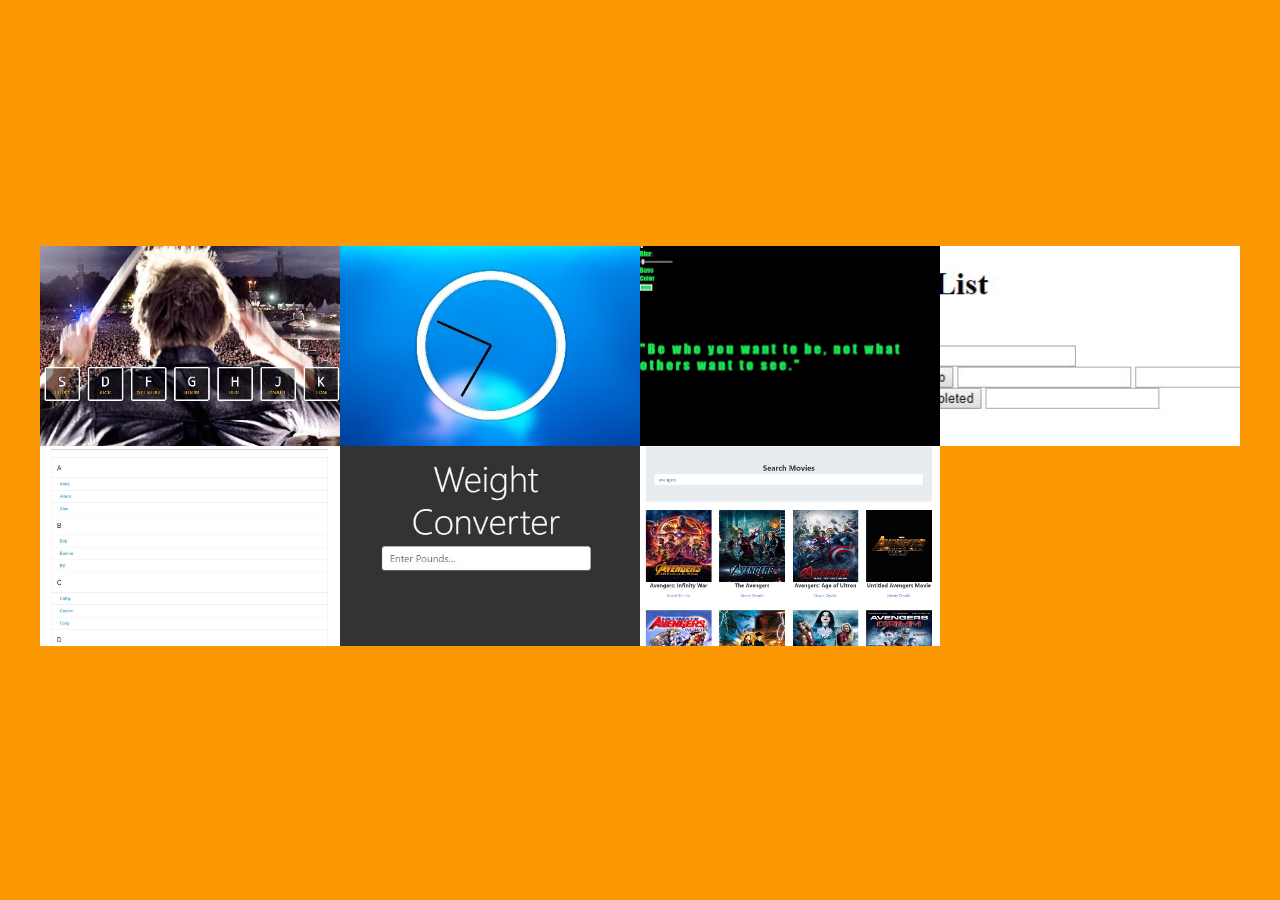
<file: index.html>
<!DOCTYPE html>
<html lang="en">
<head>
  <meta charset="UTF-8">
  <title>Project Index</title>
  <link rel="stylesheet" href="css/style.css">
</head>
<body>

	<div class="outerContainer">
    <div class="innerContainer">
      <div class="project-1">
        <a href="01 - JavaScript Drum Kit\index.html">
          <div class="thumb-overlay">Drum Kit</div>
        </a> 
      </div>
      <div class="project-2">
        <a href="02 - Clock!\index.html"> 
          <div class="thumb-overlay">Clock</div>
        </a> 
      </div>
      <div class="project-3">
        <a href="03 - CSS Variables\index.html">
          <div class="thumb-overlay">Variables</div>
        </a>  
      </div>
      <div class="project-4">
        <a href="04 - UglyTodolist\index.html">
          <div class="thumb-overlay">Ugly Todo List</div>
        </a>  
      </div>
      <div class="project-5">
        <a href="05 - Filter\index.html">
          <div class="thumb-overlay">Filter Contacts</div>
        </a>  
      </div>
      <div class="project-6">
        <a href="06 - Converter\index.html">
          <div class="thumb-overlay">Weight Converter</div>
        </a>
      </div>
      <div class="project-7">
        <a href="07 - Movies\index.html">
          <div class="thumb-overlay">Search Movies API</div>
        </a>
      </div>
      <div class="project-8">
        <a href="08 - Weather\index.html">
          <div class="thumb-overlay">Weather App</div>
        </a>
      </div>
    </div>
  </div>
	<script src="js/functions.js"></script>
</body>
</html>
</file>
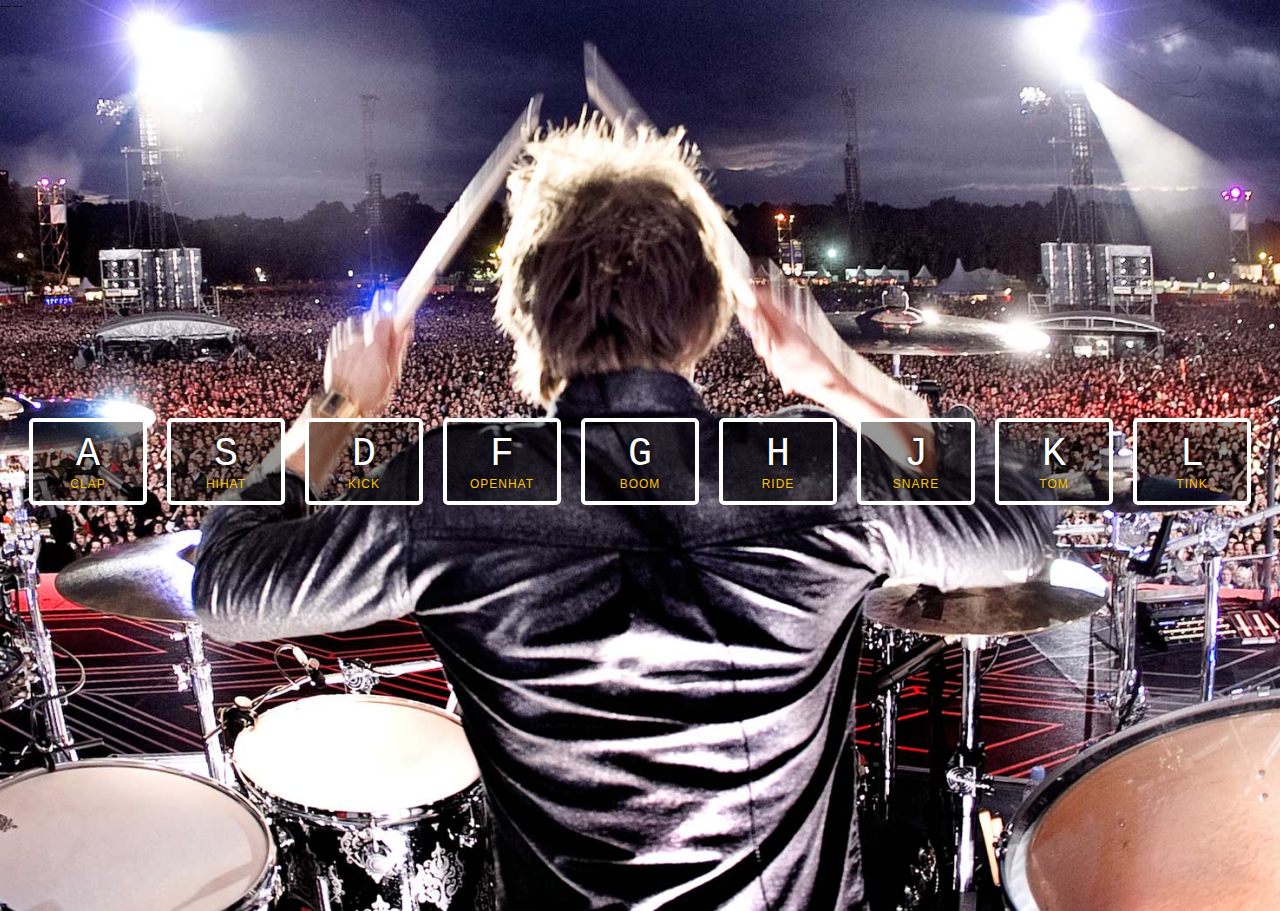
<file: 01 - JavaScript Drum Kit/index.html>
---
---

<!DOCTYPE html>
<html lang="en">
<head>
  <meta charset="UTF-8">
  <title>JS Drum Kit</title>
  <link rel="stylesheet" href="css/style.css">
</head>
<body>

	<div class="keys">
    <div data-key="65" class="key">
      <kbd>A</kbd>
      <span class="sound">clap</span>
    </div>
    <div data-key="83" class="key">
      <kbd>S</kbd>
      <span class="sound">hihat</span>
    </div>
    <div data-key="68" class="key">
      <kbd>D</kbd>
      <span class="sound">kick</span>
    </div>
    <div data-key="70" class="key">
      <kbd>F</kbd>
      <span class="sound">openhat</span>
    </div>
    <div data-key="71" class="key">
      <kbd>G</kbd>
      <span class="sound">boom</span>
    </div>
    <div data-key="72" class="key">
      <kbd>H</kbd>
      <span class="sound">ride</span>
    </div>
    <div data-key="74" class="key">
      <kbd>J</kbd>
      <span class="sound">snare</span>
    </div>
    <div data-key="75" class="key">
      <kbd>K</kbd>
      <span class="sound">tom</span>
    </div>
    <div data-key="76" class="key">
      <kbd>L</kbd>
      <span class="sound">tink</span>
    </div>
  </div>

  <audio data-key="65" src="sounds/clap.wav"></audio>
  <audio data-key="83" src="sounds/hihat.wav"></audio>
  <audio data-key="68" src="sounds/kick.wav"></audio>
  <audio data-key="70" src="sounds/openhat.wav"></audio>
  <audio data-key="71" src="sounds/boom.wav"></audio>
  <audio data-key="72" src="sounds/ride.wav"></audio>
  <audio data-key="74" src="sounds/snare.wav"></audio>
  <audio data-key="75" src="sounds/tom.wav"></audio>
  <audio data-key="76" src="sounds/tink.wav"></audio>

	<!-- <script src="//ajax.googleapis.com/ajax/libs/jquery/2.1.1/jquery.min.js"></script> -->
	<script src="js/functions.js"></script>
</body>
</html>
</file>
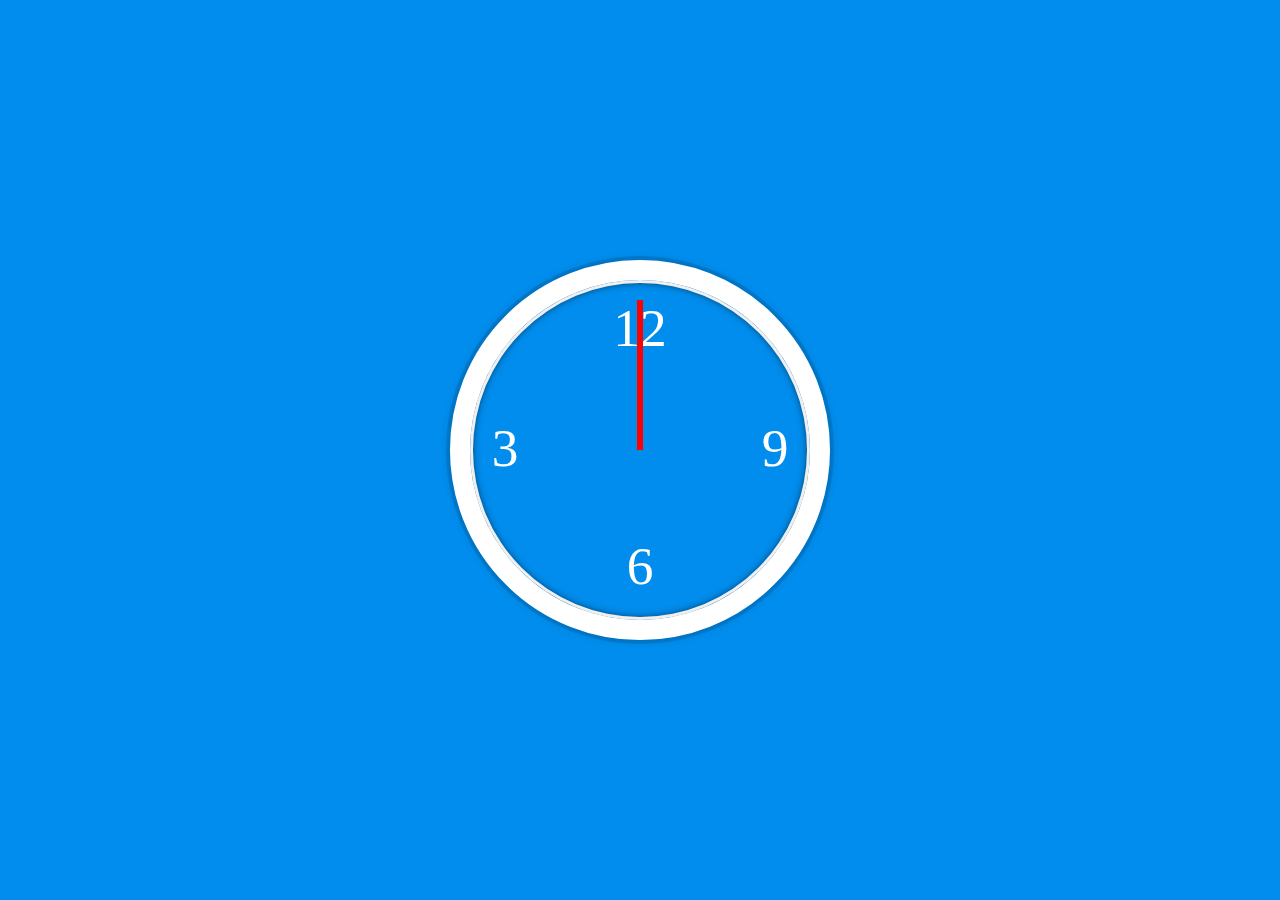
<file: 02 - Clock!/index.html>
<!DOCTYPE html>
<html lang="en">
<head>
  <meta charset="UTF-8">
  <title>JS + CSS Clock</title>
</head>
<body>


    <div class="clock">
      <div class="clock-face">
        <div class="quarter twelve">12</div>
        <div class="quarter three">3</div>
        <div class="quarter six">6</div>
        <div class="quarter nine">9</div>

        <div class="hand hour-hand"></div>
        <div class="hand min-hand"></div>
        <div class="hand second-hand"></div>
      </div>
    </div>


  <style>
    html {
      background:#018DED url(http://unsplash.it/1500/1000?image=881&blur=50);
      background-size:cover;
      font-family:'helvetica neue';
      text-align: center;
      font-size: 10px;
    }

    body {
      margin: 0;
      font-size: 2rem;
      display:flex;
      flex:1;
      min-height: 100vh;
      align-items: center;
    }

    .clock {
      width: 30rem;
      height: 30rem;
      border:20px solid white;
      border-radius:50%;
      margin:50px auto;
      position: relative;
      padding:2rem;
      box-shadow:
        0 0 0 4px rgba(0,0,0,0.1),
        inset 0 0 0 3px #EFEFEF,
        inset 0 0 10px black,
        0 0 10px rgba(0,0,0,0.2);
    }

    .clock-face {
      position: relative;
      width: 100%;
      height: 100%;
      transform: translateY(-3px); /* account for the height of the clock hands */
    }

    .hand {
      width:50%;
      height:6px;
      background:black;
      position: absolute;
      top:50%;
      transform-origin: 100%;
      transform: rotate(90deg);
      transition: all 0.01s;
      transition-timing-function: cubic-bezier(0.1, 2.7, 0.58, 1);
    }
    .second-hand {
      background: red;
    }
    .hour-hand {
      width:40%;
      left: 10%; 
    }

    .quarter {
      position: absolute;
      width: 100%;
      font-size: 40pt;
      color: white;
    }

    .three, .nine {
      top:40%;
    }
    .six {
      bottom: 0;
    }
    .three {
      right: 45%;
    }
    .nine {
      left: 45%;
    }


  </style>

  <script>
    const secondHand = document.querySelector(".second-hand");
    const minuteHand = document.querySelector(".min-hand");
    const hourHand = document.querySelector(".hour-hand");

    function setDate() {
      const now = new Date();

      // seconds
      const seconds = now.getSeconds();
      const secondsDegrees = ((seconds / 60) * 360) + 90;
      secondHand.style.transform = `rotate(${secondsDegrees}deg)`;

      // minutes
      const minutes = now.getMinutes();
      const minutesDegrees = ((minutes / 60) * 360) + 90;
      minuteHand.style.transform = `rotate(${minutesDegrees}deg)`;
      
      // hours
      const hours = now.getHours();
      const hoursDegrees = ((hours / 12) * 360) + 90;
      hourHand.style.transform = `rotate(${hoursDegrees}deg)`;
      
    }

    setInterval(setDate, 1000);

  </script>
</body>
</html>
</file>
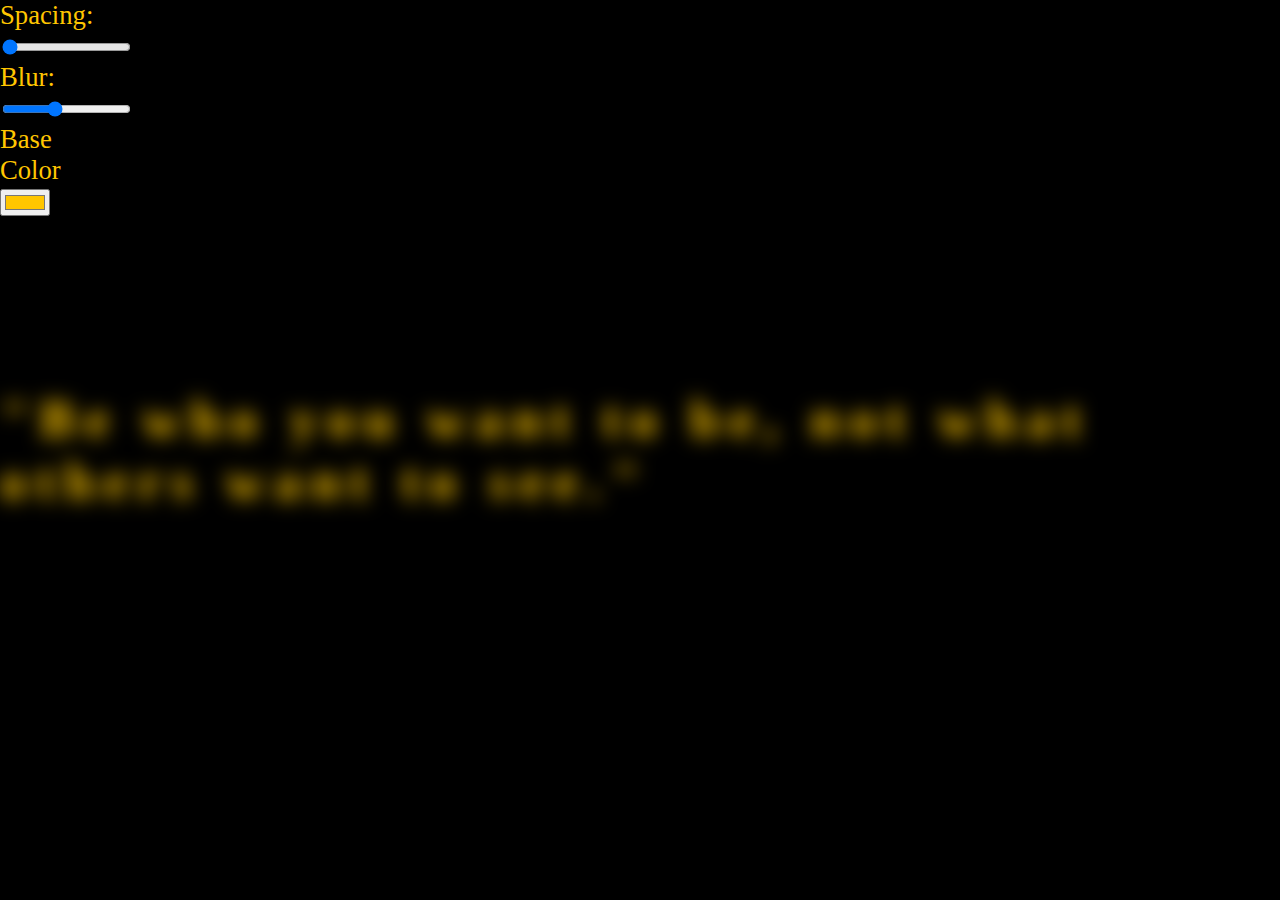
<file: 03 - CSS Variables/index.html>
<!DOCTYPE html>
  <html lang="en">
  <head>
    <meta charset="UTF-8">
    <title>CSS Variables</title>
    <link rel="stylesheet" href="css/style.css">
  </head>
  <body>

    <div class="controls">
      <label for="spacing">Spacing:</label>
      <input id="spacing" type="range" name="spacing" min="10" max="20" value="10" data-sizing="px">

      <label for="blur">Blur:</label>
      <input id="blur" type="range" name="blur" min="0" max="25" value="10" data-sizing="px">

      <label for="base">Base Color</label>
      <input id="base" type="color" name="base" value="#ffc600">
    </div>


    <div class="container">
      <h1 class="hl">
         &quot;Be who you want to be, not what others want to see.&quot;
      </h1>
    </div>
  	<script src="js/functions.js"></script>
  </body>
</html>
</file>
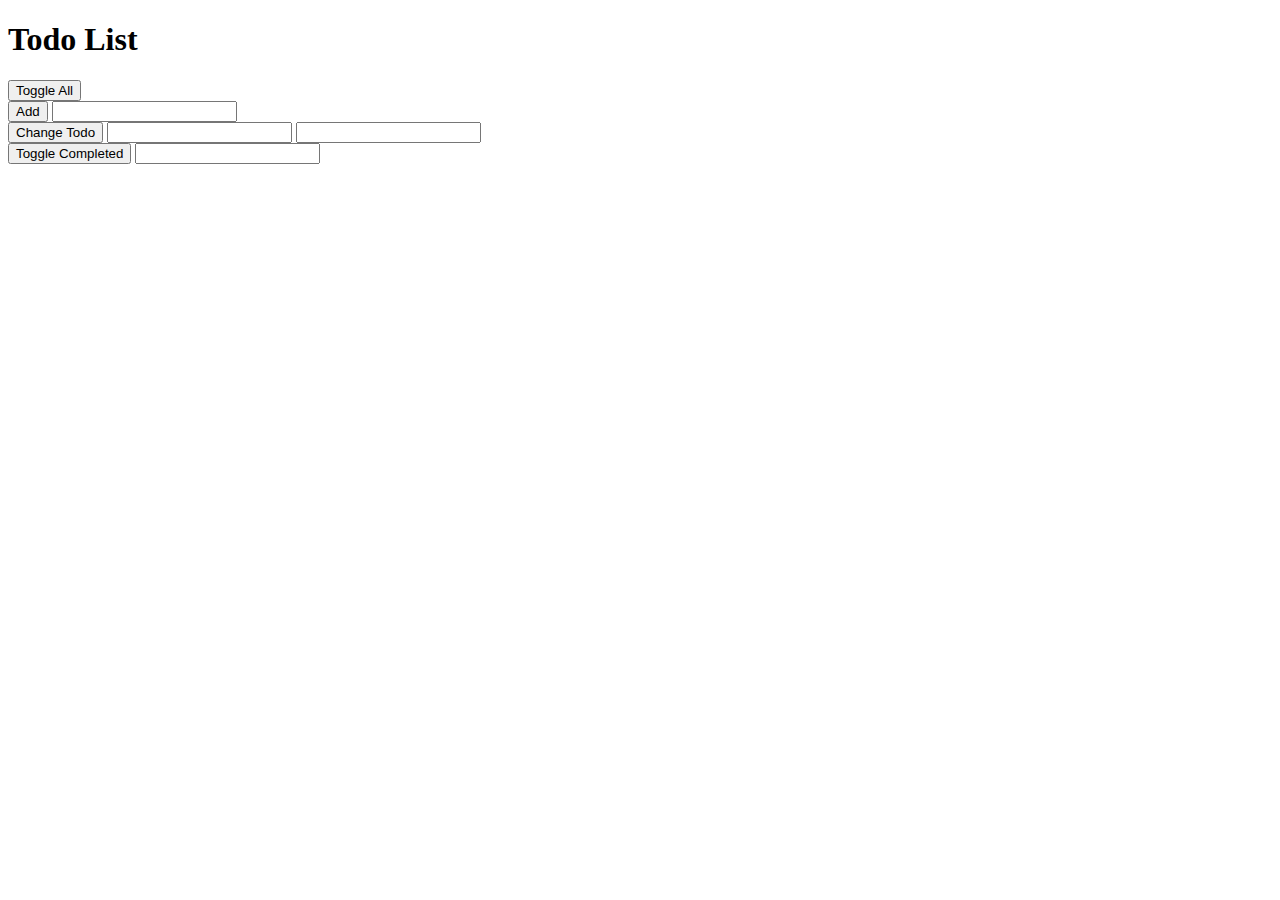
<file: 04 - UglyTodolist/index.html>
<!DOCTYPE html>
<html>
  <head>
    <title>Practical Todos</title>
    <link id="favicon" rel="icon" href="https://hyperdev.com/favicon.ico" type="image/x-icon">
  </head>
  <body>
    <h1>Todo List</h1>

    <div>
      <button onclick="handlers.toggleAll()">Toggle All</button>
    </div>
    
    <div>
      <button onclick="handlers.addTodo()">Add</button>
      <input id="addTodoTextInput" type="text">
    </div>
    
    <div>
      <button onclick="handlers.changeTodo()">Change Todo</button>
      <input id="changeTodoPositionInput" type="number">
      <input id="changeTodoTextInput" type="text">
    </div>
    
    <div>
      <button onclick="handlers.toggleCompleted()">Toggle Completed</button>
      <input id="toggleCompletedPositionInput" type="number">
    </div>
    
    <ul>
    </ul>
    <script src="script.js"></script>
  </body>
</html>
</file>
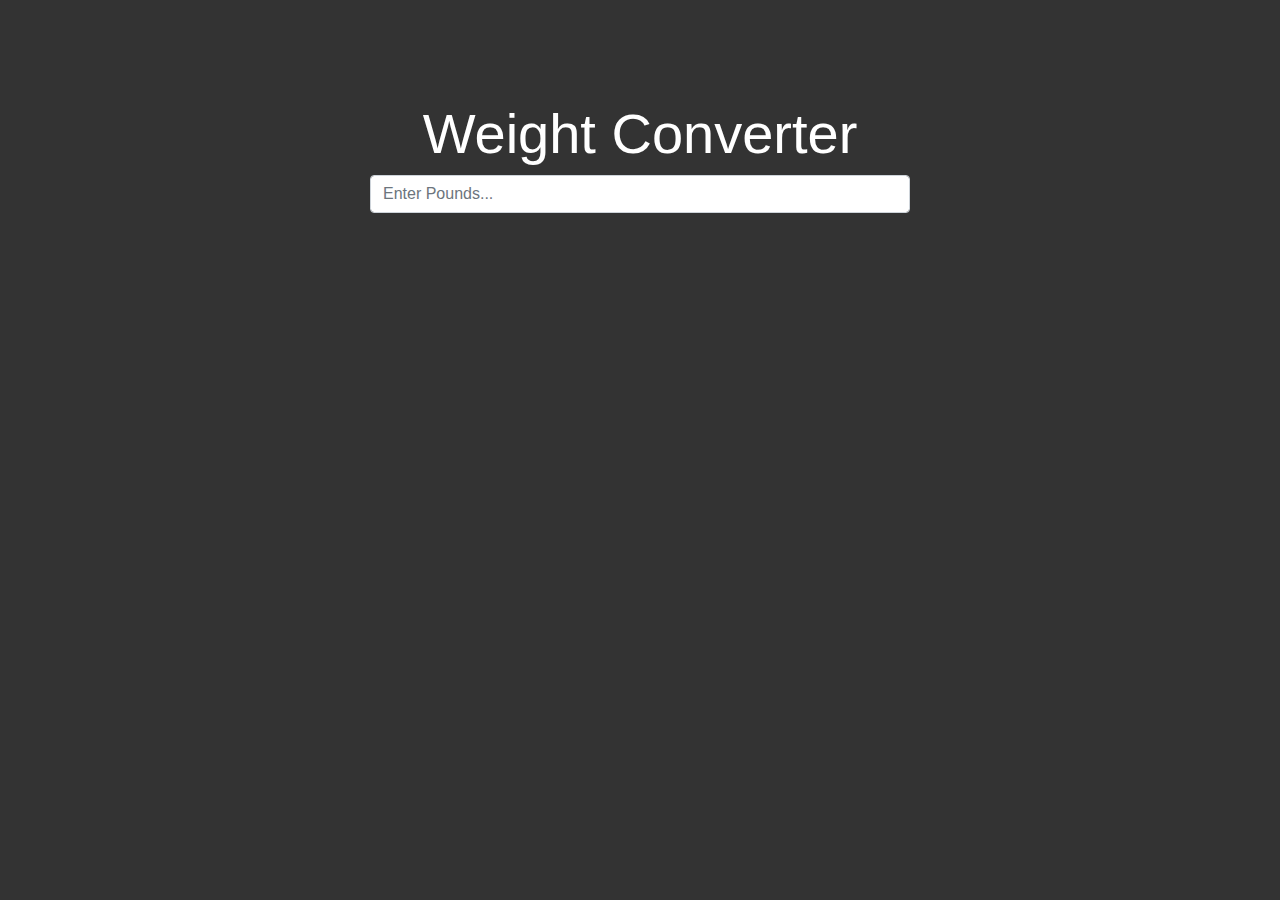
<file: 06 - Converter/index.html>
<!DOCTYPE html>
<html lang="en">
<head>
	<meta charset="UTF-8">
	<title>Weight Converter</title>
</head>
<link rel="stylesheet" href="https://maxcdn.bootstrapcdn.com/bootstrap/4.0.0/css/bootstrap.min.css">
<style>
	body {
		margin-top: 100px;
		background: #333;
		color: white;
	}
	.card {
		color: #333;
		text-align: center;
	}
</style>
<body>
	<div class="container">
		<div class="row">
			<div class="col-md-6 offset-md-3">
				<h1 class="display-4 text-center">Weight Converter</h1>
				<form>
					<div class="form-group">
						<input id="lbsInput" type="number" class="form-control form control-lg" placeholder="Enter Pounds...">
					</div>
				</form>
				<div id="output">
					<div class="card mb-2">
						<div class="card-block">
							<h4>Grams:</h4>
							<div id="gramsOutput"></div>
						</div>
					</div>
					<div class="card mb-2">
						<div class="card-block">
							<h4>KiloGrams:</h4>
							<div id="kgOutput"></div>
						</div>
					</div>
					<div class="card mb-2">
						<div class="card-block">
							<h4>Ounces:</h4>
							<div id="ozOutput"></div>
						</div>
					</div>
				</div>
			</div>
		</div>
	</div>
	<script>
		document.getElementById('output').style.visibility = 'hidden';
		// Get input element
		var lbsInput = document.getElementById('lbsInput');

		// Add event listener
		lbsInput.addEventListener('input',function(e){
			document.getElementById('output').style.visibility = '';
			var lbs = e.target.value;

			// Get grams
			document.getElementById('gramsOutput').innerHTML = (lbs/0.0022046).toFixed(2);
			
			// Get Kilograms
			document.getElementById('kgOutput').innerHTML = (lbs/2.2046).toFixed(2);

			// Get Ounces
			document.getElementById('ozOutput').innerHTML = (lbs * 2.20046).toFixed(2)

		})

	</script>
</body>
</html>
</file>
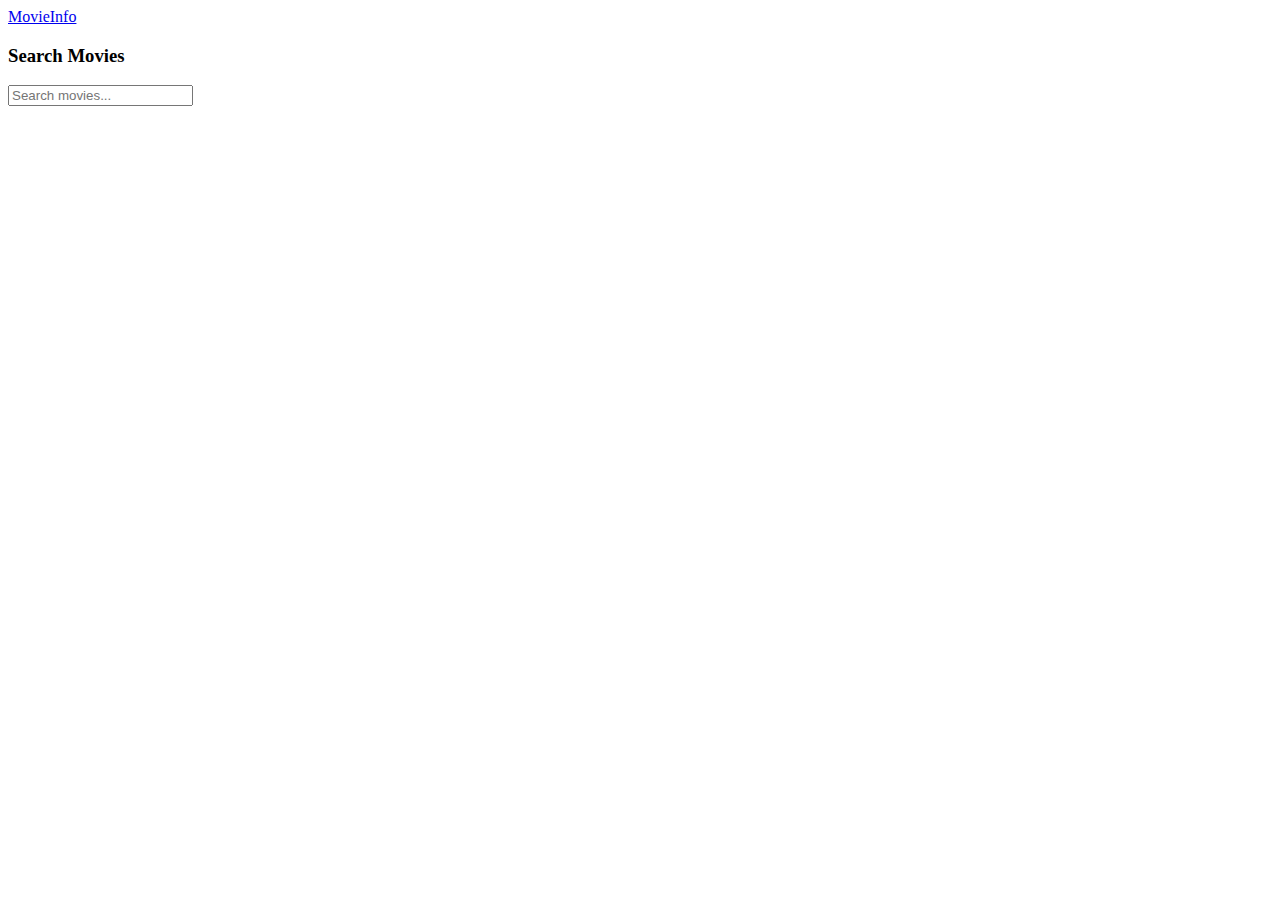
<file: 07 - Movies/index.html>
<!DOCTYPE html>

<html>
	<head>
		<meta charset="UTF-8">
		<title>Movies</title>
		<link rel="stylesheet" href="https://bootswatch.com/4/litera/bootstrap.min.css">
		<link rel="stylesheet" href="css/style.css">
	</head>
	<body>
		<nav class="navbar navbar-default">
			<div class="container">
				<div class="navbar-header">
					<a class="navbar-brand" href="index.html">MovieInfo</a>
				</div>
			</div>
		</nav>

		<div class="container">
			<div class="jumbotron">
				<h3 class="text-center">Search Movies</h3>
				<form id="searchForm">
					<input type="text" class="form-control" id="searchText" placeholder="Search movies...">
				</form>
			</div>
		</div>
		
		<div class="container">
			<div id="movies" class="row"></div>
		</div>

		<script src="js/main.js"></script>
		
	</body>
</html>
</file>
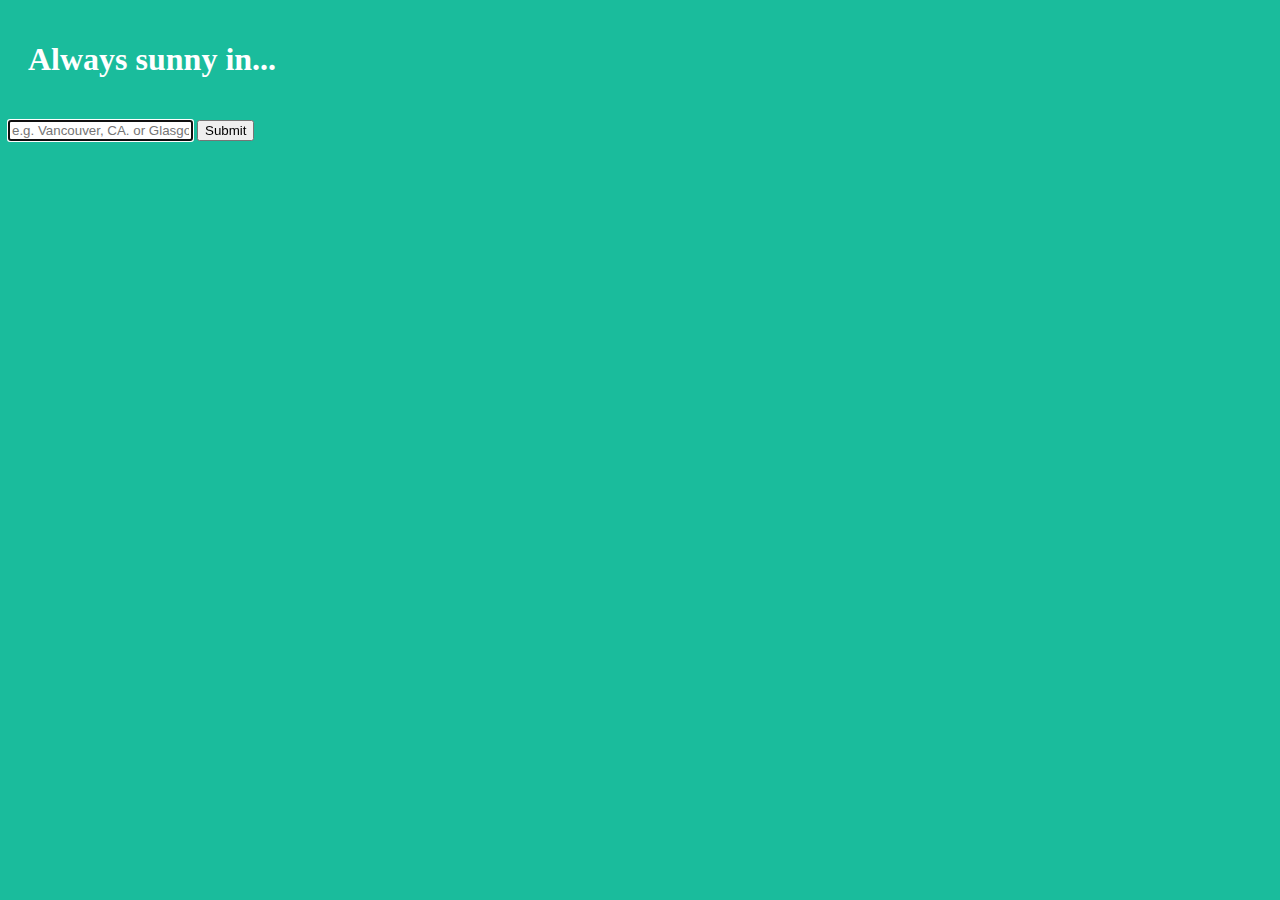
<file: 08 - Weather/index.html>
<!DOCTYPE html>

<html>
	<head>
		<meta charset="UTF-8">
		<title>Always sunny in...</title>
		<link rel="stylesheet" href="https://stackpath.bootstrapcdn.com/bootstrap/4.1.0/css/bootstrap.min.css" integrity="sha384-9gVQ4dYFwwWSjIDZnLEWnxCjeSWFphJiwGPXr1jddIhOegiu1FwO5qRGvFXOdJZ4" crossorigin="anonymous">
		<link rel="stylesheet" href="css/style.css"/>
		<link rel="stylesheet" href="css/weather-icons.css"/>
	</head>
	<body>
		<div class="container">
			<div class="d-flex justify-content-center">
				<h1 class="center-align">
					Always sunny in...
				</h1>
			</div>
			<div id="filter" class="d-flex justify-content-center input-group input-group-lg">
				<input id="searchText" class="form-control" type="text" placeholder="e.g. Vancouver, CA. or Glasgow, UK.">
				<button type="button" class="btn btn-warning">Submit</button>
			</div>
		</div>
			<div id="current" class="boxes d-flex justify-content-center"></div>
		<!-- <div class="container"> -->
			<!-- <div class="row"> -->
				<!-- <div class="col-sm"> -->
					<div id="forecast" class="boxes d-flex justify-content-center"></div>
				<!-- </div> -->
			<!-- </div> -->
		<!-- </div> -->
	</body>	
	<script src="js/main.js"></script>
</html>
</file>
<file: css/style.css>
html {
  font-size: 10px;
  background: #fc9803; }

body, html {
  margin: 0;
  padding: 0;
  font-family: sans-serif; }

.outerContainer {
  display: -webkit-box;
  display: -moz-box;
  display: box;
  display: -webkit-flex;
  display: -moz-flex;
  display: -ms-flexbox;
  display: flex;
  justify-content: center;
  align-items: center;
  margin: 0 auto;
  height: 99vh;
  width: 100%; }
  .outerContainer .innerContainer {
    width: 100%;
    display: -webkit-box;
    display: -moz-box;
    display: box;
    display: -webkit-flex;
    display: -moz-flex;
    display: -ms-flexbox;
    display: flex;
    flex-wrap: wrap;
    justify-content: center;
    align-items: center;
    overflow: hidden; }
    .outerContainer .innerContainer [class^="project"]:nth-child(even) .thumb-overlay {
      right: 100%; }
    .outerContainer .innerContainer [class^="project"]:nth-child(odd) .thumb-overlay {
      left: 100%; }
    .outerContainer .innerContainer [class^="project"] {
      position: relative;
      background-size: cover;
      background-position: center center;
      background-repeat: no-repeat;
      height: 200px;
      width: 300px;
      display: -webkit-box;
      display: -moz-box;
      display: box;
      display: -webkit-flex;
      display: -moz-flex;
      display: -ms-flexbox;
      display: flex;
      justify-content: center;
      align-items: center;
      cursor: pointer; }
      .outerContainer .innerContainer [class^="project"]:nth-child(odd):hover .thumb-overlay {
        opacity: 1;
        left: 0%; }
      .outerContainer .innerContainer [class^="project"]:nth-child(even):hover .thumb-overlay {
        opacity: 1;
        right: 0%; }
      .outerContainer .innerContainer [class^="project"]:nth-child(1) {
        background-image: url(../img/proj_Drumkit.jpg); }
      .outerContainer .innerContainer [class^="project"]:nth-child(2) {
        background-image: url(../img/proj_Clock.jpg); }
      .outerContainer .innerContainer [class^="project"]:nth-child(3) {
        background-image: url(../img/proj_Variables.jpg); }
      .outerContainer .innerContainer [class^="project"]:nth-child(4) {
        background-image: url(../img/proj_uglyTodoList.jpg); }
      .outerContainer .innerContainer [class^="project"]:nth-child(5) {
        background-image: url(../img/proj_Filter.jpg); }
      .outerContainer .innerContainer [class^="project"]:nth-child(6) {
        background-image: url(../img/proj_Converter.jpg); }
      .outerContainer .innerContainer [class^="project"]:nth-child(7) {
        background-image: url(../img/proj_Movies.jpg); }
      .outerContainer .innerContainer [class^="project"] .thumb-overlay {
        -webkit-transition: 200ms;
        -moz-transition: 200ms;
        transition: 200ms;
        opacity: 0;
        position: absolute;
        top: 25%;
        right: 0;
        bottom: 25%;
        left: 0;
        background: #fc9803;
        display: -webkit-box;
        display: -moz-box;
        display: box;
        display: -webkit-flex;
        display: -moz-flex;
        display: -ms-flexbox;
        display: flex;
        -webkit-box-pack: distribute;
        -moz-box-pack: distribute;
        box-pack: distribute;
        -webkit-justify-content: space-around;
        -moz-justify-content: space-around;
        -ms-justify-content: space-around;
        -o-justify-content: space-around;
        justify-content: space-around;
        -ms-flex-pack: distribute;
        -webkit-box-align: center;
        -moz-box-align: center;
        box-align: center;
        -webkit-align-items: center;
        -moz-align-items: center;
        -ms-align-items: center;
        -o-align-items: center;
        align-items: center;
        -ms-flex-align: center;
        color: #fff;
        font-size: 30pt; }

/*# sourceMappingURL=style.css.map */
</file>
<file: 01 - JavaScript Drum Kit/css/style.css>
html {
  font-size: 10px;
  background: url(../img/dom.jpg) center center;
  background-size: cover; }

body, html {
  margin: 0;
  padding: 0;
  font-family: sans-serif; }

.keys {
  display: flex;
  flex: 1;
  min-height: 100vh;
  align-items: center;
  justify-content: center; }

.key {
  border: 0.4rem solid white;
  border-radius: 0.5rem;
  margin: 1rem;
  font-size: 1.5rem;
  padding: 1rem 0.5rem;
  transition: all 0.07s ease;
  width: 10rem;
  text-align: center;
  color: white;
  background: rgba(0, 0, 0, 0.4);
  text-shadow: 0 0 0.5rem black; }

.playing {
  transform: scale(1.1);
  border-color: #F8BA06;
  box-shadow: 0 0 1rem #ffc600; }

kbd {
  display: block;
  font-size: 4rem; }

.sound {
  font-size: 1.2rem;
  text-transform: uppercase;
  letter-spacing: 0.1rem;
  color: #ffc600; }

/*# sourceMappingURL=style.css.map */
</file>
<file: 03 - CSS Variables/css/style.css>
html {
  background: black;
  --base: #ffc600;
  --spacing: 10px;
  --blur: 10px; }

body, html {
  margin: 0;
  padding: 0;
  font-family: impact;
  font-size: 20pt;
  color: white; }

.container {
  height: 100vh;
  display: -webkit-box;
  display: -moz-box;
  display: box;
  display: -webkit-flex;
  display: -moz-flex;
  display: -ms-flexbox;
  display: flex;
  justify-content: center;
  align-items: center; }

.hl {
  color: var(--base);
  letter-spacing: var(--spacing);
  -webkit-filter: blur(var(--blur));
  filter: blur(var(--blur)); }

.controls {
  width: 9%;
  position: absolute;
  color: var(--base);
  float: left; }

/*# sourceMappingURL=style.css.map */
</file>
<file: 07 - Movies/css/style.css>
#movies img, #movie img {
  width: 100%; }

@media(min-width: 960px) {
  #movies .col-md-3 .well {
    height: 390px; }

  #movies .col-md-3 img {
    height: 280px; } }

/*# sourceMappingURL=style.css.map */
</file>
<file: 08 - Weather/css/style.css>
div .container {
  margin: 30px;
  padding: 10px; }

body {
  background-color: #1abc9c;
  color: white;
  cursor: default; }

h1 {
  padding: 20px; }

h2 {
  text-align: center; }

i {
  font-size: 50px;
  color: yellow;
  width: 100%;
  margin-top: 10px;
  text-align: center; }

#main {
  margin: 20px auto;
  height: 500px; }

.card {
  margin: 50px 2px 0 2px;
  width: 12rem;
  background-color: #1abc9c;
  border: 2px white solid; }

/*# sourceMappingURL=style.css.map */
</file>
<file: 08 - Weather/css/weather-icons.css>
/*!
 *  Weather Icons 2.0.8
 *  Updated September 19, 2015
 *  Weather themed icons for Bootstrap
 *  Author - Erik Flowers - erik@helloerik.com
 *  Email: erik@helloerik.com
 *  Twitter: http://twitter.com/Erik_UX
 *  ------------------------------------------------------------------------------
 *  Maintained at http://erikflowers.github.io/weather-icons
 *
 *  License
 *  ------------------------------------------------------------------------------
 *  - Font licensed under SIL OFL 1.1 -
 *    http://scripts.sil.org/OFL
 *  - CSS, SCSS and LESS are licensed under MIT License -
 *    http://opensource.org/licenses/mit-license.html
 *  - Documentation licensed under CC BY 3.0 -
 *    http://creativecommons.org/licenses/by/3.0/
 *  - Inspired by and works great as a companion with Font Awesome
 *    "Font Awesome by Dave Gandy - http://fontawesome.io"
 */
@font-face {
  font-family: 'weathericons';
  src: url('../font/weathericons-regular-webfont.eot');
  src: url('../font/weathericons-regular-webfont.eot?#iefix') format('embedded-opentype'), url('../font/weathericons-regular-webfont.woff2') format('woff2'), url('../font/weathericons-regular-webfont.woff') format('woff'), url('../font/weathericons-regular-webfont.ttf') format('truetype'), url('../font/weathericons-regular-webfont.svg#weather_iconsregular') format('svg');
  font-weight: normal;
  font-style: normal;
}
.wi {
  display: inline-block;
  font-family: 'weathericons';
  font-style: normal;
  font-weight: normal;
  line-height: 1;
  -webkit-font-smoothing: antialiased;
  -moz-osx-font-smoothing: grayscale;
}
.wi-fw {
  text-align: center;
  width: 1.4em;
}
.wi-rotate-90 {
  filter: progid:DXImageTransform.Microsoft.BasicImage(rotation=1);
  -webkit-transform: rotate(90deg);
  -ms-transform: rotate(90deg);
  transform: rotate(90deg);
}
.wi-rotate-180 {
  filter: progid:DXImageTransform.Microsoft.BasicImage(rotation=2);
  -webkit-transform: rotate(180deg);
  -ms-transform: rotate(180deg);
  transform: rotate(180deg);
}
.wi-rotate-270 {
  filter: progid:DXImageTransform.Microsoft.BasicImage(rotation=3);
  -webkit-transform: rotate(270deg);
  -ms-transform: rotate(270deg);
  transform: rotate(270deg);
}
.wi-flip-horizontal {
  filter: progid:DXImageTransform.Microsoft.BasicImage(rotation=0, mirror=1);
  -webkit-transform: scale(-1, 1);
  -ms-transform: scale(-1, 1);
  transform: scale(-1, 1);
}
.wi-flip-vertical {
  filter: progid:DXImageTransform.Microsoft.BasicImage(rotation=2, mirror=1);
  -webkit-transform: scale(1, -1);
  -ms-transform: scale(1, -1);
  transform: scale(1, -1);
}
.wi-day-sunny:before {
  content: "\f00d";
}
.wi-day-cloudy:before {
  content: "\f002";
}
.wi-day-cloudy-gusts:before {
  content: "\f000";
}
.wi-day-cloudy-windy:before {
  content: "\f001";
}
.wi-day-fog:before {
  content: "\f003";
}
.wi-day-hail:before {
  content: "\f004";
}
.wi-day-haze:before {
  content: "\f0b6";
}
.wi-day-lightning:before {
  content: "\f005";
}
.wi-day-rain:before {
  content: "\f008";
}
.wi-day-rain-mix:before {
  content: "\f006";
}
.wi-day-rain-wind:before {
  content: "\f007";
}
.wi-day-showers:before {
  content: "\f009";
}
.wi-day-sleet:before {
  content: "\f0b2";
}
.wi-day-sleet-storm:before {
  content: "\f068";
}
.wi-day-snow:before {
  content: "\f00a";
}
.wi-day-snow-thunderstorm:before {
  content: "\f06b";
}
.wi-day-snow-wind:before {
  content: "\f065";
}
.wi-day-sprinkle:before {
  content: "\f00b";
}
.wi-day-storm-showers:before {
  content: "\f00e";
}
.wi-day-sunny-overcast:before {
  content: "\f00c";
}
.wi-day-thunderstorm:before {
  content: "\f010";
}
.wi-day-windy:before {
  content: "\f085";
}
.wi-solar-eclipse:before {
  content: "\f06e";
}
.wi-hot:before {
  content: "\f072";
}
.wi-day-cloudy-high:before {
  content: "\f07d";
}
.wi-day-light-wind:before {
  content: "\f0c4";
}
.wi-night-clear:before {
  content: "\f02e";
}
.wi-night-alt-cloudy:before {
  content: "\f086";
}
.wi-night-alt-cloudy-gusts:before {
  content: "\f022";
}
.wi-night-alt-cloudy-windy:before {
  content: "\f023";
}
.wi-night-alt-hail:before {
  content: "\f024";
}
.wi-night-alt-lightning:before {
  content: "\f025";
}
.wi-night-alt-rain:before {
  content: "\f028";
}
.wi-night-alt-rain-mix:before {
  content: "\f026";
}
.wi-night-alt-rain-wind:before {
  content: "\f027";
}
.wi-night-alt-showers:before {
  content: "\f029";
}
.wi-night-alt-sleet:before {
  content: "\f0b4";
}
.wi-night-alt-sleet-storm:before {
  content: "\f06a";
}
.wi-night-alt-snow:before {
  content: "\f02a";
}
.wi-night-alt-snow-thunderstorm:before {
  content: "\f06d";
}
.wi-night-alt-snow-wind:before {
  content: "\f067";
}
.wi-night-alt-sprinkle:before {
  content: "\f02b";
}
.wi-night-alt-storm-showers:before {
  content: "\f02c";
}
.wi-night-alt-thunderstorm:before {
  content: "\f02d";
}
.wi-night-cloudy:before {
  content: "\f031";
}
.wi-night-cloudy-gusts:before {
  content: "\f02f";
}
.wi-night-cloudy-windy:before {
  content: "\f030";
}
.wi-night-fog:before {
  content: "\f04a";
}
.wi-night-hail:before {
  content: "\f032";
}
.wi-night-lightning:before {
  content: "\f033";
}
.wi-night-partly-cloudy:before {
  content: "\f083";
}
.wi-night-rain:before {
  content: "\f036";
}
.wi-night-rain-mix:before {
  content: "\f034";
}
.wi-night-rain-wind:before {
  content: "\f035";
}
.wi-night-showers:before {
  content: "\f037";
}
.wi-night-sleet:before {
  content: "\f0b3";
}
.wi-night-sleet-storm:before {
  content: "\f069";
}
.wi-night-snow:before {
  content: "\f038";
}
.wi-night-snow-thunderstorm:before {
  content: "\f06c";
}
.wi-night-snow-wind:before {
  content: "\f066";
}
.wi-night-sprinkle:before {
  content: "\f039";
}
.wi-night-storm-showers:before {
  content: "\f03a";
}
.wi-night-thunderstorm:before {
  content: "\f03b";
}
.wi-lunar-eclipse:before {
  content: "\f070";
}
.wi-stars:before {
  content: "\f077";
}
.wi-storm-showers:before {
  content: "\f01d";
}
.wi-thunderstorm:before {
  content: "\f01e";
}
.wi-night-alt-cloudy-high:before {
  content: "\f07e";
}
.wi-night-cloudy-high:before {
  content: "\f080";
}
.wi-night-alt-partly-cloudy:before {
  content: "\f081";
}
.wi-cloud:before {
  content: "\f041";
}
.wi-cloudy:before {
  content: "\f013";
}
.wi-cloudy-gusts:before {
  content: "\f011";
}
.wi-cloudy-windy:before {
  content: "\f012";
}
.wi-fog:before {
  content: "\f014";
}
.wi-hail:before {
  content: "\f015";
}
.wi-rain:before {
  content: "\f019";
}
.wi-rain-mix:before {
  content: "\f017";
}
.wi-rain-wind:before {
  content: "\f018";
}
.wi-showers:before {
  content: "\f01a";
}
.wi-sleet:before {
  content: "\f0b5";
}
.wi-snow:before {
  content: "\f01b";
}
.wi-sprinkle:before {
  content: "\f01c";
}
.wi-storm-showers:before {
  content: "\f01d";
}
.wi-thunderstorm:before {
  content: "\f01e";
}
.wi-snow-wind:before {
  content: "\f064";
}
.wi-snow:before {
  content: "\f01b";
}
.wi-smog:before {
  content: "\f074";
}
.wi-smoke:before {
  content: "\f062";
}
.wi-lightning:before {
  content: "\f016";
}
.wi-raindrops:before {
  content: "\f04e";
}
.wi-raindrop:before {
  content: "\f078";
}
.wi-dust:before {
  content: "\f063";
}
.wi-snowflake-cold:before {
  content: "\f076";
}
.wi-windy:before {
  content: "\f021";
}
.wi-strong-wind:before {
  content: "\f050";
}
.wi-sandstorm:before {
  content: "\f082";
}
.wi-earthquake:before {
  content: "\f0c6";
}
.wi-fire:before {
  content: "\f0c7";
}
.wi-flood:before {
  content: "\f07c";
}
.wi-meteor:before {
  content: "\f071";
}
.wi-tsunami:before {
  content: "\f0c5";
}
.wi-volcano:before {
  content: "\f0c8";
}
.wi-hurricane:before {
  content: "\f073";
}
.wi-tornado:before {
  content: "\f056";
}
.wi-small-craft-advisory:before {
  content: "\f0cc";
}
.wi-gale-warning:before {
  content: "\f0cd";
}
.wi-storm-warning:before {
  content: "\f0ce";
}
.wi-hurricane-warning:before {
  content: "\f0cf";
}
.wi-wind-direction:before {
  content: "\f0b1";
}
.wi-alien:before {
  content: "\f075";
}
.wi-celsius:before {
  content: "\f03c";
}
.wi-fahrenheit:before {
  content: "\f045";
}
.wi-degrees:before {
  content: "\f042";
}
.wi-thermometer:before {
  content: "\f055";
}
.wi-thermometer-exterior:before {
  content: "\f053";
}
.wi-thermometer-internal:before {
  content: "\f054";
}
.wi-cloud-down:before {
  content: "\f03d";
}
.wi-cloud-up:before {
  content: "\f040";
}
.wi-cloud-refresh:before {
  content: "\f03e";
}
.wi-horizon:before {
  content: "\f047";
}
.wi-horizon-alt:before {
  content: "\f046";
}
.wi-sunrise:before {
  content: "\f051";
}
.wi-sunset:before {
  content: "\f052";
}
.wi-moonrise:before {
  content: "\f0c9";
}
.wi-moonset:before {
  content: "\f0ca";
}
.wi-refresh:before {
  content: "\f04c";
}
.wi-refresh-alt:before {
  content: "\f04b";
}
.wi-umbrella:before {
  content: "\f084";
}
.wi-barometer:before {
  content: "\f079";
}
.wi-humidity:before {
  content: "\f07a";
}
.wi-na:before {
  content: "\f07b";
}
.wi-train:before {
  content: "\f0cb";
}
.wi-moon-new:before {
  content: "\f095";
}
.wi-moon-waxing-crescent-1:before {
  content: "\f096";
}
.wi-moon-waxing-crescent-2:before {
  content: "\f097";
}
.wi-moon-waxing-crescent-3:before {
  content: "\f098";
}
.wi-moon-waxing-crescent-4:before {
  content: "\f099";
}
.wi-moon-waxing-crescent-5:before {
  content: "\f09a";
}
.wi-moon-waxing-crescent-6:before {
  content: "\f09b";
}
.wi-moon-first-quarter:before {
  content: "\f09c";
}
.wi-moon-waxing-gibbous-1:before {
  content: "\f09d";
}
.wi-moon-waxing-gibbous-2:before {
  content: "\f09e";
}
.wi-moon-waxing-gibbous-3:before {
  content: "\f09f";
}
.wi-moon-waxing-gibbous-4:before {
  content: "\f0a0";
}
.wi-moon-waxing-gibbous-5:before {
  content: "\f0a1";
}
.wi-moon-waxing-gibbous-6:before {
  content: "\f0a2";
}
.wi-moon-full:before {
  content: "\f0a3";
}
.wi-moon-waning-gibbous-1:before {
  content: "\f0a4";
}
.wi-moon-waning-gibbous-2:before {
  content: "\f0a5";
}
.wi-moon-waning-gibbous-3:before {
  content: "\f0a6";
}
.wi-moon-waning-gibbous-4:before {
  content: "\f0a7";
}
.wi-moon-waning-gibbous-5:before {
  content: "\f0a8";
}
.wi-moon-waning-gibbous-6:before {
  content: "\f0a9";
}
.wi-moon-third-quarter:before {
  content: "\f0aa";
}
.wi-moon-waning-crescent-1:before {
  content: "\f0ab";
}
.wi-moon-waning-crescent-2:before {
  content: "\f0ac";
}
.wi-moon-waning-crescent-3:before {
  content: "\f0ad";
}
.wi-moon-waning-crescent-4:before {
  content: "\f0ae";
}
.wi-moon-waning-crescent-5:before {
  content: "\f0af";
}
.wi-moon-waning-crescent-6:before {
  content: "\f0b0";
}
.wi-moon-alt-new:before {
  content: "\f0eb";
}
.wi-moon-alt-waxing-crescent-1:before {
  content: "\f0d0";
}
.wi-moon-alt-waxing-crescent-2:before {
  content: "\f0d1";
}
.wi-moon-alt-waxing-crescent-3:before {
  content: "\f0d2";
}
.wi-moon-alt-waxing-crescent-4:before {
  content: "\f0d3";
}
.wi-moon-alt-waxing-crescent-5:before {
  content: "\f0d4";
}
.wi-moon-alt-waxing-crescent-6:before {
  content: "\f0d5";
}
.wi-moon-alt-first-quarter:before {
  content: "\f0d6";
}
.wi-moon-alt-waxing-gibbous-1:before {
  content: "\f0d7";
}
.wi-moon-alt-waxing-gibbous-2:before {
  content: "\f0d8";
}
.wi-moon-alt-waxing-gibbous-3:before {
  content: "\f0d9";
}
.wi-moon-alt-waxing-gibbous-4:before {
  content: "\f0da";
}
.wi-moon-alt-waxing-gibbous-5:before {
  content: "\f0db";
}
.wi-moon-alt-waxing-gibbous-6:before {
  content: "\f0dc";
}
.wi-moon-alt-full:before {
  content: "\f0dd";
}
.wi-moon-alt-waning-gibbous-1:before {
  content: "\f0de";
}
.wi-moon-alt-waning-gibbous-2:before {
  content: "\f0df";
}
.wi-moon-alt-waning-gibbous-3:before {
  content: "\f0e0";
}
.wi-moon-alt-waning-gibbous-4:before {
  content: "\f0e1";
}
.wi-moon-alt-waning-gibbous-5:before {
  content: "\f0e2";
}
.wi-moon-alt-waning-gibbous-6:before {
  content: "\f0e3";
}
.wi-moon-alt-third-quarter:before {
  content: "\f0e4";
}
.wi-moon-alt-waning-crescent-1:before {
  content: "\f0e5";
}
.wi-moon-alt-waning-crescent-2:before {
  content: "\f0e6";
}
.wi-moon-alt-waning-crescent-3:before {
  content: "\f0e7";
}
.wi-moon-alt-waning-crescent-4:before {
  content: "\f0e8";
}
.wi-moon-alt-waning-crescent-5:before {
  content: "\f0e9";
}
.wi-moon-alt-waning-crescent-6:before {
  content: "\f0ea";
}
.wi-moon-0:before {
  content: "\f095";
}
.wi-moon-1:before {
  content: "\f096";
}
.wi-moon-2:before {
  content: "\f097";
}
.wi-moon-3:before {
  content: "\f098";
}
.wi-moon-4:before {
  content: "\f099";
}
.wi-moon-5:before {
  content: "\f09a";
}
.wi-moon-6:before {
  content: "\f09b";
}
.wi-moon-7:before {
  content: "\f09c";
}
.wi-moon-8:before {
  content: "\f09d";
}
.wi-moon-9:before {
  content: "\f09e";
}
.wi-moon-10:before {
  content: "\f09f";
}
.wi-moon-11:before {
  content: "\f0a0";
}
.wi-moon-12:before {
  content: "\f0a1";
}
.wi-moon-13:before {
  content: "\f0a2";
}
.wi-moon-14:before {
  content: "\f0a3";
}
.wi-moon-15:before {
  content: "\f0a4";
}
.wi-moon-16:before {
  content: "\f0a5";
}
.wi-moon-17:before {
  content: "\f0a6";
}
.wi-moon-18:before {
  content: "\f0a7";
}
.wi-moon-19:before {
  content: "\f0a8";
}
.wi-moon-20:before {
  content: "\f0a9";
}
.wi-moon-21:before {
  content: "\f0aa";
}
.wi-moon-22:before {
  content: "\f0ab";
}
.wi-moon-23:before {
  content: "\f0ac";
}
.wi-moon-24:before {
  content: "\f0ad";
}
.wi-moon-25:before {
  content: "\f0ae";
}
.wi-moon-26:before {
  content: "\f0af";
}
.wi-moon-27:before {
  content: "\f0b0";
}
.wi-time-1:before {
  content: "\f08a";
}
.wi-time-2:before {
  content: "\f08b";
}
.wi-time-3:before {
  content: "\f08c";
}
.wi-time-4:before {
  content: "\f08d";
}
.wi-time-5:before {
  content: "\f08e";
}
.wi-time-6:before {
  content: "\f08f";
}
.wi-time-7:before {
  content: "\f090";
}
.wi-time-8:before {
  content: "\f091";
}
.wi-time-9:before {
  content: "\f092";
}
.wi-time-10:before {
  content: "\f093";
}
.wi-time-11:before {
  content: "\f094";
}
.wi-time-12:before {
  content: "\f089";
}
.wi-direction-up:before {
  content: "\f058";
}
.wi-direction-up-right:before {
  content: "\f057";
}
.wi-direction-right:before {
  content: "\f04d";
}
.wi-direction-down-right:before {
  content: "\f088";
}
.wi-direction-down:before {
  content: "\f044";
}
.wi-direction-down-left:before {
  content: "\f043";
}
.wi-direction-left:before {
  content: "\f048";
}
.wi-direction-up-left:before {
  content: "\f087";
}
.wi-wind-beaufort-0:before {
  content: "\f0b7";
}
.wi-wind-beaufort-1:before {
  content: "\f0b8";
}
.wi-wind-beaufort-2:before {
  content: "\f0b9";
}
.wi-wind-beaufort-3:before {
  content: "\f0ba";
}
.wi-wind-beaufort-4:before {
  content: "\f0bb";
}
.wi-wind-beaufort-5:before {
  content: "\f0bc";
}
.wi-wind-beaufort-6:before {
  content: "\f0bd";
}
.wi-wind-beaufort-7:before {
  content: "\f0be";
}
.wi-wind-beaufort-8:before {
  content: "\f0bf";
}
.wi-wind-beaufort-9:before {
  content: "\f0c0";
}
.wi-wind-beaufort-10:before {
  content: "\f0c1";
}
.wi-wind-beaufort-11:before {
  content: "\f0c2";
}
.wi-wind-beaufort-12:before {
  content: "\f0c3";
}
.wi-yahoo-0:before {
  content: "\f056";
}
.wi-yahoo-1:before {
  content: "\f00e";
}
.wi-yahoo-2:before {
  content: "\f073";
}
.wi-yahoo-3:before {
  content: "\f01e";
}
.wi-yahoo-4:before {
  content: "\f01e";
}
.wi-yahoo-5:before {
  content: "\f017";
}
.wi-yahoo-6:before {
  content: "\f017";
}
.wi-yahoo-7:before {
  content: "\f017";
}
.wi-yahoo-8:before {
  content: "\f015";
}
.wi-yahoo-9:before {
  content: "\f01a";
}
.wi-yahoo-10:before {
  content: "\f015";
}
.wi-yahoo-11:before {
  content: "\f01a";
}
.wi-yahoo-12:before {
  content: "\f01a";
}
.wi-yahoo-13:before {
  content: "\f01b";
}
.wi-yahoo-14:before {
  content: "\f00a";
}
.wi-yahoo-15:before {
  content: "\f064";
}
.wi-yahoo-16:before {
  content: "\f01b";
}
.wi-yahoo-17:before {
  content: "\f015";
}
.wi-yahoo-18:before {
  content: "\f017";
}
.wi-yahoo-19:before {
  content: "\f063";
}
.wi-yahoo-20:before {
  content: "\f014";
}
.wi-yahoo-21:before {
  content: "\f021";
}
.wi-yahoo-22:before {
  content: "\f062";
}
.wi-yahoo-23:before {
  content: "\f050";
}
.wi-yahoo-24:before {
  content: "\f050";
}
.wi-yahoo-25:before {
  content: "\f076";
}
.wi-yahoo-26:before {
  content: "\f013";
}
.wi-yahoo-27:before {
  content: "\f031";
}
.wi-yahoo-28:before {
  content: "\f002";
}
.wi-yahoo-29:before {
  content: "\f031";
}
.wi-yahoo-30:before {
  content: "\f002";
}
.wi-yahoo-31:before {
  content: "\f02e";
}
.wi-yahoo-32:before {
  content: "\f00d";
}
.wi-yahoo-33:before {
  content: "\f083";
}
.wi-yahoo-34:before {
  content: "\f00c";
}
.wi-yahoo-35:before {
  content: "\f017";
}
.wi-yahoo-36:before {
  content: "\f072";
}
.wi-yahoo-37:before {
  content: "\f00e";
}
.wi-yahoo-38:before {
  content: "\f00e";
}
.wi-yahoo-39:before {
  content: "\f00e";
}
.wi-yahoo-40:before {
  content: "\f01a";
}
.wi-yahoo-41:before {
  content: "\f064";
}
.wi-yahoo-42:before {
  content: "\f01b";
}
.wi-yahoo-43:before {
  content: "\f064";
}
.wi-yahoo-44:before {
  content: "\f00c";
}
.wi-yahoo-45:before {
  content: "\f00e";
}
.wi-yahoo-46:before {
  content: "\f01b";
}
.wi-yahoo-47:before {
  content: "\f00e";
}
.wi-yahoo-3200:before {
  content: "\f077";
}
.wi-forecast-io-clear-day:before {
  content: "\f00d";
}
.wi-forecast-io-clear-night:before {
  content: "\f02e";
}
.wi-forecast-io-rain:before {
  content: "\f019";
}
.wi-forecast-io-snow:before {
  content: "\f01b";
}
.wi-forecast-io-sleet:before {
  content: "\f0b5";
}
.wi-forecast-io-wind:before {
  content: "\f050";
}
.wi-forecast-io-fog:before {
  content: "\f014";
}
.wi-forecast-io-cloudy:before {
  content: "\f013";
}
.wi-forecast-io-partly-cloudy-day:before {
  content: "\f002";
}
.wi-forecast-io-partly-cloudy-night:before {
  content: "\f031";
}
.wi-forecast-io-hail:before {
  content: "\f015";
}
.wi-forecast-io-thunderstorm:before {
  content: "\f01e";
}
.wi-forecast-io-tornado:before {
  content: "\f056";
}
.wi-wmo4680-0:before,
.wi-wmo4680-00:before {
  content: "\f055";
}
.wi-wmo4680-1:before,
.wi-wmo4680-01:before {
  content: "\f013";
}
.wi-wmo4680-2:before,
.wi-wmo4680-02:before {
  content: "\f055";
}
.wi-wmo4680-3:before,
.wi-wmo4680-03:before {
  content: "\f013";
}
.wi-wmo4680-4:before,
.wi-wmo4680-04:before {
  content: "\f014";
}
.wi-wmo4680-5:before,
.wi-wmo4680-05:before {
  content: "\f014";
}
.wi-wmo4680-10:before {
  content: "\f014";
}
.wi-wmo4680-11:before {
  content: "\f014";
}
.wi-wmo4680-12:before {
  content: "\f016";
}
.wi-wmo4680-18:before {
  content: "\f050";
}
.wi-wmo4680-20:before {
  content: "\f014";
}
.wi-wmo4680-21:before {
  content: "\f017";
}
.wi-wmo4680-22:before {
  content: "\f017";
}
.wi-wmo4680-23:before {
  content: "\f019";
}
.wi-wmo4680-24:before {
  content: "\f01b";
}
.wi-wmo4680-25:before {
  content: "\f015";
}
.wi-wmo4680-26:before {
  content: "\f01e";
}
.wi-wmo4680-27:before {
  content: "\f063";
}
.wi-wmo4680-28:before {
  content: "\f063";
}
.wi-wmo4680-29:before {
  content: "\f063";
}
.wi-wmo4680-30:before {
  content: "\f014";
}
.wi-wmo4680-31:before {
  content: "\f014";
}
.wi-wmo4680-32:before {
  content: "\f014";
}
.wi-wmo4680-33:before {
  content: "\f014";
}
.wi-wmo4680-34:before {
  content: "\f014";
}
.wi-wmo4680-35:before {
  content: "\f014";
}
.wi-wmo4680-40:before {
  content: "\f017";
}
.wi-wmo4680-41:before {
  content: "\f01c";
}
.wi-wmo4680-42:before {
  content: "\f019";
}
.wi-wmo4680-43:before {
  content: "\f01c";
}
.wi-wmo4680-44:before {
  content: "\f019";
}
.wi-wmo4680-45:before {
  content: "\f015";
}
.wi-wmo4680-46:before {
  content: "\f015";
}
.wi-wmo4680-47:before {
  content: "\f01b";
}
.wi-wmo4680-48:before {
  content: "\f01b";
}
.wi-wmo4680-50:before {
  content: "\f01c";
}
.wi-wmo4680-51:before {
  content: "\f01c";
}
.wi-wmo4680-52:before {
  content: "\f019";
}
.wi-wmo4680-53:before {
  content: "\f019";
}
.wi-wmo4680-54:before {
  content: "\f076";
}
.wi-wmo4680-55:before {
  content: "\f076";
}
.wi-wmo4680-56:before {
  content: "\f076";
}
.wi-wmo4680-57:before {
  content: "\f01c";
}
.wi-wmo4680-58:before {
  content: "\f019";
}
.wi-wmo4680-60:before {
  content: "\f01c";
}
.wi-wmo4680-61:before {
  content: "\f01c";
}
.wi-wmo4680-62:before {
  content: "\f019";
}
.wi-wmo4680-63:before {
  content: "\f019";
}
.wi-wmo4680-64:before {
  content: "\f015";
}
.wi-wmo4680-65:before {
  content: "\f015";
}
.wi-wmo4680-66:before {
  content: "\f015";
}
.wi-wmo4680-67:before {
  content: "\f017";
}
.wi-wmo4680-68:before {
  content: "\f017";
}
.wi-wmo4680-70:before {
  content: "\f01b";
}
.wi-wmo4680-71:before {
  content: "\f01b";
}
.wi-wmo4680-72:before {
  content: "\f01b";
}
.wi-wmo4680-73:before {
  content: "\f01b";
}
.wi-wmo4680-74:before {
  content: "\f076";
}
.wi-wmo4680-75:before {
  content: "\f076";
}
.wi-wmo4680-76:before {
  content: "\f076";
}
.wi-wmo4680-77:before {
  content: "\f01b";
}
.wi-wmo4680-78:before {
  content: "\f076";
}
.wi-wmo4680-80:before {
  content: "\f019";
}
.wi-wmo4680-81:before {
  content: "\f01c";
}
.wi-wmo4680-82:before {
  content: "\f019";
}
.wi-wmo4680-83:before {
  content: "\f019";
}
.wi-wmo4680-84:before {
  content: "\f01d";
}
.wi-wmo4680-85:before {
  content: "\f017";
}
.wi-wmo4680-86:before {
  content: "\f017";
}
.wi-wmo4680-87:before {
  content: "\f017";
}
.wi-wmo4680-89:before {
  content: "\f015";
}
.wi-wmo4680-90:before {
  content: "\f016";
}
.wi-wmo4680-91:before {
  content: "\f01d";
}
.wi-wmo4680-92:before {
  content: "\f01e";
}
.wi-wmo4680-93:before {
  content: "\f01e";
}
.wi-wmo4680-94:before {
  content: "\f016";
}
.wi-wmo4680-95:before {
  content: "\f01e";
}
.wi-wmo4680-96:before {
  content: "\f01e";
}
.wi-wmo4680-99:before {
  content: "\f056";
}
.wi-owm-200:before {
  content: "\f01e";
}
.wi-owm-201:before {
  content: "\f01e";
}
.wi-owm-202:before {
  content: "\f01e";
}
.wi-owm-210:before {
  content: "\f016";
}
.wi-owm-211:before {
  content: "\f016";
}
.wi-owm-212:before {
  content: "\f016";
}
.wi-owm-221:before {
  content: "\f016";
}
.wi-owm-230:before {
  content: "\f01e";
}
.wi-owm-231:before {
  content: "\f01e";
}
.wi-owm-232:before {
  content: "\f01e";
}
.wi-owm-300:before {
  content: "\f01c";
}
.wi-owm-301:before {
  content: "\f01c";
}
.wi-owm-302:before {
  content: "\f019";
}
.wi-owm-310:before {
  content: "\f017";
}
.wi-owm-311:before {
  content: "\f019";
}
.wi-owm-312:before {
  content: "\f019";
}
.wi-owm-313:before {
  content: "\f01a";
}
.wi-owm-314:before {
  content: "\f019";
}
.wi-owm-321:before {
  content: "\f01c";
}
.wi-owm-500:before {
  content: "\f01c";
}
.wi-owm-501:before {
  content: "\f019";
}
.wi-owm-502:before {
  content: "\f019";
}
.wi-owm-503:before {
  content: "\f019";
}
.wi-owm-504:before {
  content: "\f019";
}
.wi-owm-511:before {
  content: "\f017";
}
.wi-owm-520:before {
  content: "\f01a";
}
.wi-owm-521:before {
  content: "\f01a";
}
.wi-owm-522:before {
  content: "\f01a";
}
.wi-owm-531:before {
  content: "\f01d";
}
.wi-owm-600:before {
  content: "\f01b";
}
.wi-owm-601:before {
  content: "\f01b";
}
.wi-owm-602:before {
  content: "\f0b5";
}
.wi-owm-611:before {
  content: "\f017";
}
.wi-owm-612:before {
  content: "\f017";
}
.wi-owm-615:before {
  content: "\f017";
}
.wi-owm-616:before {
  content: "\f017";
}
.wi-owm-620:before {
  content: "\f017";
}
.wi-owm-621:before {
  content: "\f01b";
}
.wi-owm-622:before {
  content: "\f01b";
}
.wi-owm-701:before {
  content: "\f01a";
}
.wi-owm-711:before {
  content: "\f062";
}
.wi-owm-721:before {
  content: "\f0b6";
}
.wi-owm-731:before {
  content: "\f063";
}
.wi-owm-741:before {
  content: "\f014";
}
.wi-owm-761:before {
  content: "\f063";
}
.wi-owm-762:before {
  content: "\f063";
}
.wi-owm-771:before {
  content: "\f011";
}
.wi-owm-781:before {
  content: "\f056";
}
.wi-owm-800:before {
  content: "\f00d";
}
.wi-owm-801:before {
  content: "\f011";
}
.wi-owm-802:before {
  content: "\f011";
}
.wi-owm-803:before {
  content: "\f012";
}
.wi-owm-804:before {
  content: "\f013";
}
.wi-owm-900:before {
  content: "\f056";
}
.wi-owm-901:before {
  content: "\f01d";
}
.wi-owm-902:before {
  content: "\f073";
}
.wi-owm-903:before {
  content: "\f076";
}
.wi-owm-904:before {
  content: "\f072";
}
.wi-owm-905:before {
  content: "\f021";
}
.wi-owm-906:before {
  content: "\f015";
}
.wi-owm-957:before {
  content: "\f050";
}
.wi-owm-day-200:before {
  content: "\f010";
}
.wi-owm-day-201:before {
  content: "\f010";
}
.wi-owm-day-202:before {
  content: "\f010";
}
.wi-owm-day-210:before {
  content: "\f005";
}
.wi-owm-day-211:before {
  content: "\f005";
}
.wi-owm-day-212:before {
  content: "\f005";
}
.wi-owm-day-221:before {
  content: "\f005";
}
.wi-owm-day-230:before {
  content: "\f010";
}
.wi-owm-day-231:before {
  content: "\f010";
}
.wi-owm-day-232:before {
  content: "\f010";
}
.wi-owm-day-300:before {
  content: "\f00b";
}
.wi-owm-day-301:before {
  content: "\f00b";
}
.wi-owm-day-302:before {
  content: "\f008";
}
.wi-owm-day-310:before {
  content: "\f008";
}
.wi-owm-day-311:before {
  content: "\f008";
}
.wi-owm-day-312:before {
  content: "\f008";
}
.wi-owm-day-313:before {
  content: "\f008";
}
.wi-owm-day-314:before {
  content: "\f008";
}
.wi-owm-day-321:before {
  content: "\f00b";
}
.wi-owm-day-500:before {
  content: "\f00b";
}
.wi-owm-day-501:before {
  content: "\f008";
}
.wi-owm-day-502:before {
  content: "\f008";
}
.wi-owm-day-503:before {
  content: "\f008";
}
.wi-owm-day-504:before {
  content: "\f008";
}
.wi-owm-day-511:before {
  content: "\f006";
}
.wi-owm-day-520:before {
  content: "\f009";
}
.wi-owm-day-521:before {
  content: "\f009";
}
.wi-owm-day-522:before {
  content: "\f009";
}
.wi-owm-day-531:before {
  content: "\f00e";
}
.wi-owm-day-600:before {
  content: "\f00a";
}
.wi-owm-day-601:before {
  content: "\f0b2";
}
.wi-owm-day-602:before {
  content: "\f00a";
}
.wi-owm-day-611:before {
  content: "\f006";
}
.wi-owm-day-612:before {
  content: "\f006";
}
.wi-owm-day-615:before {
  content: "\f006";
}
.wi-owm-day-616:before {
  content: "\f006";
}
.wi-owm-day-620:before {
  content: "\f006";
}
.wi-owm-day-621:before {
  content: "\f00a";
}
.wi-owm-day-622:before {
  content: "\f00a";
}
.wi-owm-day-701:before {
  content: "\f009";
}
.wi-owm-day-711:before {
  content: "\f062";
}
.wi-owm-day-721:before {
  content: "\f0b6";
}
.wi-owm-day-731:before {
  content: "\f063";
}
.wi-owm-day-741:before {
  content: "\f003";
}
.wi-owm-day-761:before {
  content: "\f063";
}
.wi-owm-day-762:before {
  content: "\f063";
}
.wi-owm-day-781:before {
  content: "\f056";
}
.wi-owm-day-800:before {
  content: "\f00d";
}
.wi-owm-day-801:before {
  content: "\f000";
}
.wi-owm-day-802:before {
  content: "\f000";
}
.wi-owm-day-803:before {
  content: "\f000";
}
.wi-owm-day-804:before {
  content: "\f00c";
}
.wi-owm-day-900:before {
  content: "\f056";
}
.wi-owm-day-902:before {
  content: "\f073";
}
.wi-owm-day-903:before {
  content: "\f076";
}
.wi-owm-day-904:before {
  content: "\f072";
}
.wi-owm-day-906:before {
  content: "\f004";
}
.wi-owm-day-957:before {
  content: "\f050";
}
.wi-owm-night-200:before {
  content: "\f02d";
}
.wi-owm-night-201:before {
  content: "\f02d";
}
.wi-owm-night-202:before {
  content: "\f02d";
}
.wi-owm-night-210:before {
  content: "\f025";
}
.wi-owm-night-211:before {
  content: "\f025";
}
.wi-owm-night-212:before {
  content: "\f025";
}
.wi-owm-night-221:before {
  content: "\f025";
}
.wi-owm-night-230:before {
  content: "\f02d";
}
.wi-owm-night-231:before {
  content: "\f02d";
}
.wi-owm-night-232:before {
  content: "\f02d";
}
.wi-owm-night-300:before {
  content: "\f02b";
}
.wi-owm-night-301:before {
  content: "\f02b";
}
.wi-owm-night-302:before {
  content: "\f028";
}
.wi-owm-night-310:before {
  content: "\f028";
}
.wi-owm-night-311:before {
  content: "\f028";
}
.wi-owm-night-312:before {
  content: "\f028";
}
.wi-owm-night-313:before {
  content: "\f028";
}
.wi-owm-night-314:before {
  content: "\f028";
}
.wi-owm-night-321:before {
  content: "\f02b";
}
.wi-owm-night-500:before {
  content: "\f02b";
}
.wi-owm-night-501:before {
  content: "\f028";
}
.wi-owm-night-502:before {
  content: "\f028";
}
.wi-owm-night-503:before {
  content: "\f028";
}
.wi-owm-night-504:before {
  content: "\f028";
}
.wi-owm-night-511:before {
  content: "\f026";
}
.wi-owm-night-520:before {
  content: "\f029";
}
.wi-owm-night-521:before {
  content: "\f029";
}
.wi-owm-night-522:before {
  content: "\f029";
}
.wi-owm-night-531:before {
  content: "\f02c";
}
.wi-owm-night-600:before {
  content: "\f02a";
}
.wi-owm-night-601:before {
  content: "\f0b4";
}
.wi-owm-night-602:before {
  content: "\f02a";
}
.wi-owm-night-611:before {
  content: "\f026";
}
.wi-owm-night-612:before {
  content: "\f026";
}
.wi-owm-night-615:before {
  content: "\f026";
}
.wi-owm-night-616:before {
  content: "\f026";
}
.wi-owm-night-620:before {
  content: "\f026";
}
.wi-owm-night-621:before {
  content: "\f02a";
}
.wi-owm-night-622:before {
  content: "\f02a";
}
.wi-owm-night-701:before {
  content: "\f029";
}
.wi-owm-night-711:before {
  content: "\f062";
}
.wi-owm-night-721:before {
  content: "\f0b6";
}
.wi-owm-night-731:before {
  content: "\f063";
}
.wi-owm-night-741:before {
  content: "\f04a";
}
.wi-owm-night-761:before {
  content: "\f063";
}
.wi-owm-night-762:before {
  content: "\f063";
}
.wi-owm-night-781:before {
  content: "\f056";
}
.wi-owm-night-800:before {
  content: "\f02e";
}
.wi-owm-night-801:before {
  content: "\f022";
}
.wi-owm-night-802:before {
  content: "\f022";
}
.wi-owm-night-803:before {
  content: "\f022";
}
.wi-owm-night-804:before {
  content: "\f086";
}
.wi-owm-night-900:before {
  content: "\f056";
}
.wi-owm-night-902:before {
  content: "\f073";
}
.wi-owm-night-903:before {
  content: "\f076";
}
.wi-owm-night-904:before {
  content: "\f072";
}
.wi-owm-night-906:before {
  content: "\f024";
}
.wi-owm-night-957:before {
  content: "\f050";
}
.wi-wu-chanceflurries:before {
  content: "\f064";
}
.wi-wu-chancerain:before {
  content: "\f019";
}
.wi-wu-chancesleat:before {
  content: "\f0b5";
}
.wi-wu-chancesnow:before {
  content: "\f01b";
}
.wi-wu-chancetstorms:before {
  content: "\f01e";
}
.wi-wu-clear:before {
  content: "\f00d";
}
.wi-wu-cloudy:before {
  content: "\f002";
}
.wi-wu-flurries:before {
  content: "\f064";
}
.wi-wu-hazy:before {
  content: "\f0b6";
}
.wi-wu-mostlycloudy:before {
  content: "\f002";
}
.wi-wu-mostlysunny:before {
  content: "\f00d";
}
.wi-wu-partlycloudy:before {
  content: "\f002";
}
.wi-wu-partlysunny:before {
  content: "\f00d";
}
.wi-wu-rain:before {
  content: "\f01a";
}
.wi-wu-sleat:before {
  content: "\f0b5";
}
.wi-wu-snow:before {
  content: "\f01b";
}
.wi-wu-sunny:before {
  content: "\f00d";
}
.wi-wu-tstorms:before {
  content: "\f01e";
}
.wi-wu-unknown:before {
  content: "\f00d";
}
</file>
